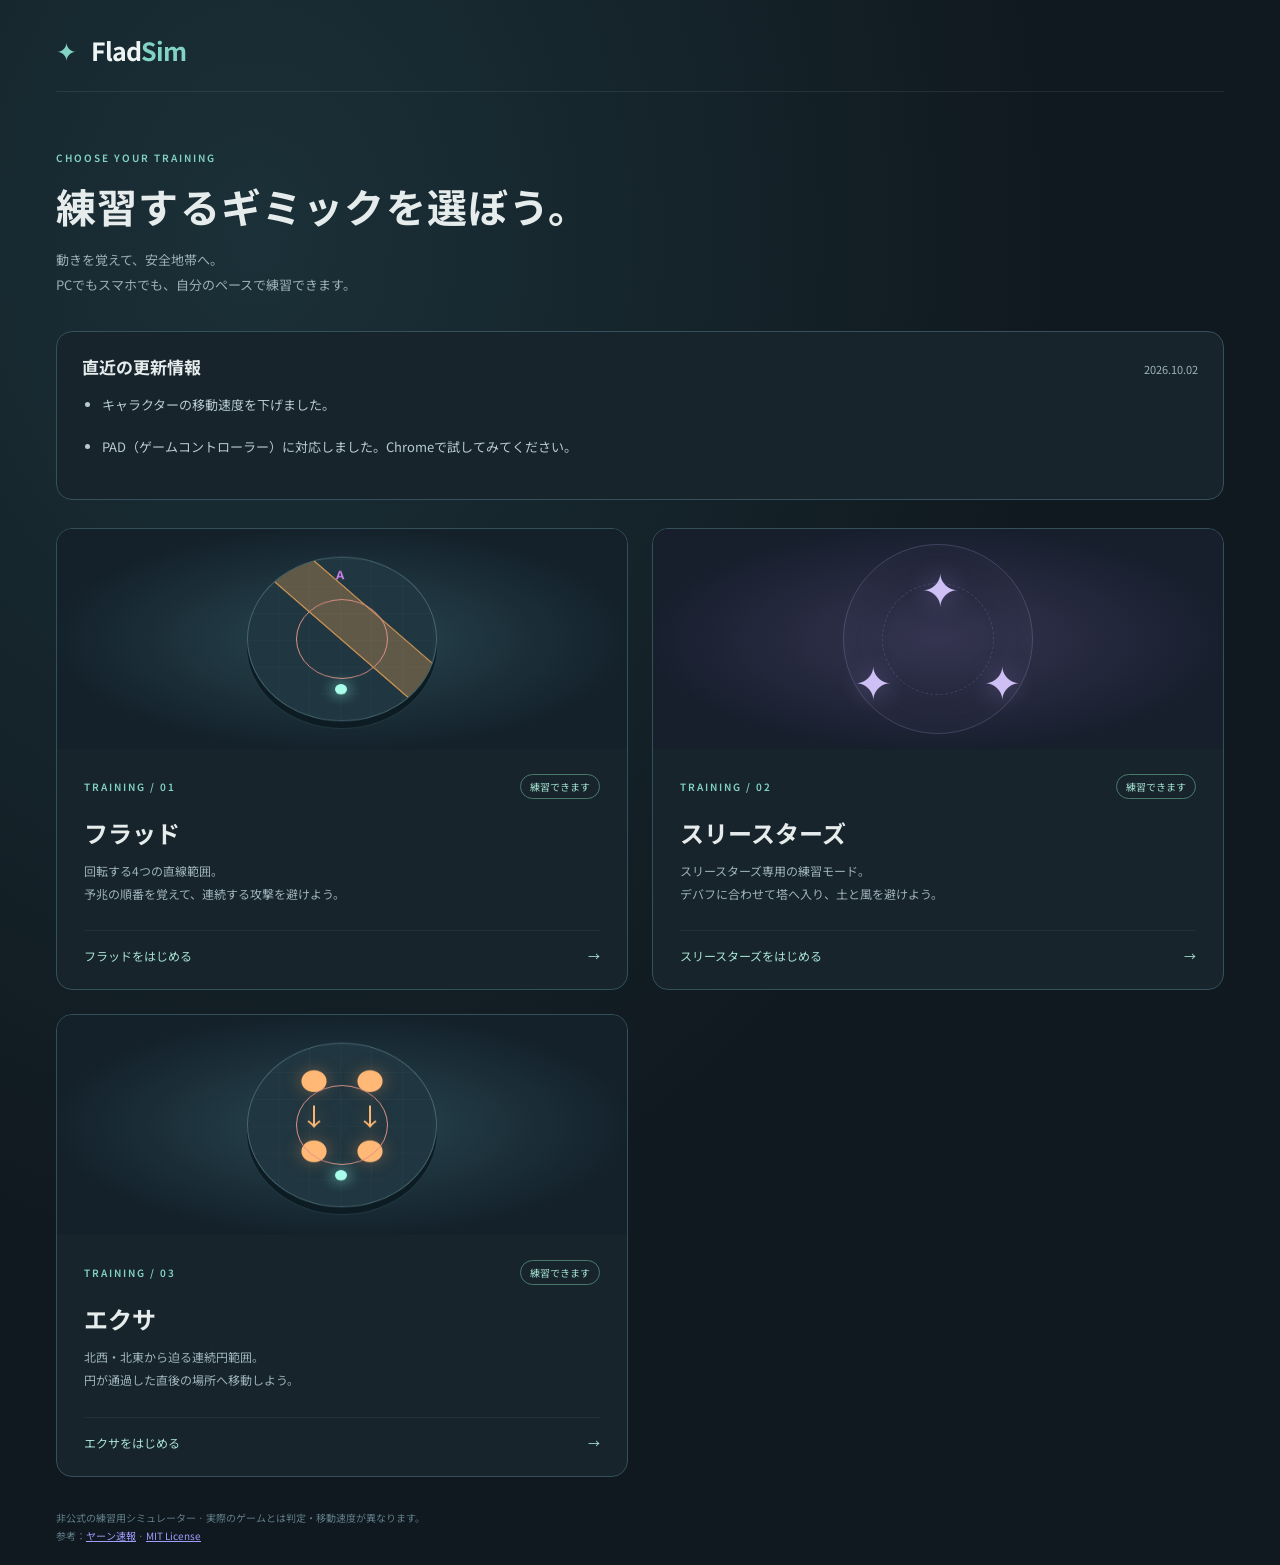
<file: index.html>
<!doctype html>
<html lang="ja">
<head>
  <meta charset="UTF-8">
  <meta name="viewport" content="width=device-width, initial-scale=1">
  <meta name="theme-color" content="#10191f">
  <title>FladSim — シミュレーター選択</title>
  <link rel="stylesheet" href="styles.css">
  <link rel="stylesheet" href="menu.css?v=updates-1">
</head>
<body>
  <main>
    <header><a class="brand" href="./"><span class="brand-icon">✦</span> Flad<span>Sim</span></a></header>
    <section class="selection-intro"><p class="eyebrow">CHOOSE YOUR TRAINING</p><h1>練習するギミックを選ぼう。</h1><p>動きを覚えて、安全地帯へ。<br>PCでもスマホでも、自分のペースで練習できます。</p></section>
    <section class="updates" aria-labelledby="updates-title">
      <div class="updates-heading"><h2 id="updates-title">直近の更新情報</h2><time datetime="2026-10-02">2026.10.02</time></div>
      <ul><li>キャラクターの移動速度を下げました。</li><li>PAD（ゲームコントローラー）に対応しました。Chromeで試してみてください。</li></ul>
    </section>
    <nav class="sim-grid" aria-label="シミュレーター選択">
      <a class="sim-link" href="flood.html" aria-label="フラッドを練習する">
        <div class="sim-art" aria-hidden="true"><div class="mini-arena"><div class="mini-band"></div><span class="mini-label">A</span><span class="mini-player"></span></div></div>
        <div class="sim-copy"><div class="sim-meta"><p class="eyebrow">TRAINING / 01</p><span class="availability">練習できます</span></div><h2>フラッド</h2><p>回転する4つの直線範囲。<br>予兆の順番を覚えて、連続する攻撃を避けよう。</p><span class="sim-action">フラッドをはじめる <span>→</span></span></div>
      </a>
      <a class="sim-link" href="three-stars.html" aria-label="スリースターズを練習する">
        <div class="sim-art star-art" aria-hidden="true"><div class="star-orbit"><span class="star star-one">✦</span><span class="star star-two">✦</span><span class="star star-three">✦</span></div></div>
        <div class="sim-copy"><div class="sim-meta"><p class="eyebrow">TRAINING / 02</p><span class="availability">練習できます</span></div><h2>スリースターズ</h2><p>スリースターズ専用の練習モード。<br>デバフに合わせて塔へ入り、土と風を避けよう。</p><span class="sim-action">スリースターズをはじめる <span>→</span></span></div>
      </a>
      <a class="sim-link" href="exa.html" aria-label="エクサを練習する">
        <div class="sim-art" aria-hidden="true"><div class="mini-arena"><div class="exa-mini">●　●<br>↓　↓<br>●　●</div><span class="mini-player"></span></div></div>
        <div class="sim-copy"><div class="sim-meta"><p class="eyebrow">TRAINING / 03</p><span class="availability">練習できます</span></div><h2>エクサ</h2><p>北西・北東から迫る連続円範囲。<br>円が通過した直後の場所へ移動しよう。</p><span class="sim-action">エクサをはじめる <span>→</span></span></div>
      </a>
    </nav>
    <footer class="selection-footer">非公式の練習用シミュレーター · 実際のゲームとは判定・移動速度が異なります。<br>参考：<a href="https://yan-flash.com/" target="_blank" rel="noopener noreferrer">ヤーン速報</a> · <a href="LICENSE">MIT License</a></footer>
  </main>
</body>
</html>
</file>
<file: styles.css>
@import url('https://fonts.googleapis.com/css2?family=Noto+Sans+JP:wght@400;500;600;700&display=swap');
.back-to-menu{display:inline-block;margin-top:22px;color:#a9d6ce;text-decoration:none;font-size:11px}.back-to-menu:focus-visible{outline:2px solid #a4e7d7;outline-offset:4px}
.game-viewport{position:relative;width:100%;max-width:650px;margin-inline:auto}.touch-controls{display:none;position:absolute;inset:0;pointer-events:none}.stick-control{position:absolute;bottom:12px;display:flex;align-items:center;flex-direction:column;gap:6px;user-select:none;-webkit-user-select:none}.stick-camera{left:14px}.stick-move{right:14px}.virtual-stick{position:relative;width:88px;height:88px;border:1px solid #86c6bc88;border-radius:50%;background:#13282dd9;box-shadow:0 3px 16px #0004;pointer-events:auto;touch-action:none;cursor:grab;display:flex;align-items:center;justify-content:center}.virtual-stick.active{border-color:#a1ffe9;background:#183b40e6;cursor:grabbing}.stick-thumb{position:absolute;z-index:1;width:32px;height:32px;border-radius:50%;border:1px solid #afffe6;background:#70bdaebb;box-shadow:0 0 12px #8bf1d52b;pointer-events:none}.stick-guides{font-size:32px;color:#90cbb529;pointer-events:none}.stick-label{font-size:9px;letter-spacing:1px;color:#bfdbd6;background:#12242bcc;border-radius:8px;padding:2px 8px;pointer-events:none}@media(any-pointer:coarse),(max-width:850px){.touch-controls{display:block}}@media(max-width:380px){.virtual-stick{width:76px;height:76px}.stick-camera{left:10px}.stick-move{right:10px}}
.camera-controls{display:flex;justify-content:center;gap:8px;padding:0 16px 4px}.camera-controls button{width:auto;min-width:44px;padding:7px 14px;min-height:38px;font-size:11px}.camera-controls #view{min-width:140px}
:root{color-scheme:dark;font-family:'Noto Sans JP',sans-serif;color:#e6ecec;background:#10191f;font-synthesis:none}*{box-sizing:border-box}body{margin:0;background:radial-gradient(ellipse at 20% 15%,#1b3038 0,transparent 55%)}main{max-width:1240px;margin:auto;padding:32px 36px 20px}header{display:flex;justify-content:space-between;align-items:center;border-bottom:1px solid #ffffff14;padding-bottom:23px}.brand{font-size:25px;font-weight:700;text-decoration:none;color:#eef5f4;letter-spacing:-1px}.brand>span:last-child{color:#82d3c4}.brand-icon{color:#82d3c4;margin-right:10px}.tag,.eyebrow{font-size:10px;letter-spacing:2px;color:#87a4ac}.intro{margin:34px 0 27px}.eyebrow{margin:0 0 12px;color:#82d3c4;font-weight:600}h1{font-size:clamp(23px,3vw,32px);letter-spacing:.03em;margin:0 0 12px}.intro>p:last-child{color:#9aafb6;font-size:13px;margin:0}.layout{display:grid;grid-template-columns:minmax(0,1fr) 310px;gap:24px;align-items:start}.arena-panel{background:#101b23;border:1px solid #34505a;border-radius:16px;overflow:hidden;box-shadow:0 20px 70px #0003}.arena-heading{display:flex;justify-content:space-between;gap:10px;padding:20px 22px;font-size:10px;letter-spacing:1.5px;color:#a3bcc4}.arena-heading>span:last-child{font-size:10px;letter-spacing:0;color:#78929b}.live-dot{display:inline-block;width:6px;height:6px;border-radius:50%;background:#82d3c4;margin-right:8px}canvas{display:block;width:100%;max-width:650px;height:auto;aspect-ratio:1 / 1;margin-inline:auto;touch-action:none;outline:none}canvas:focus-visible{box-shadow:inset 0 0 0 2px #82d3c4}.arena-footer{display:flex;flex-wrap:wrap;gap:17px;font-size:10px;color:#9ab1b9;border-top:1px solid #ffffff0b;padding:16px 22px}.legend{display:inline-block;width:7px;height:7px;border-radius:50%;margin-right:6px}.player{background:#8af4e0}.warning{background:#efa657}.danger{background:#ff6470}.north{margin-left:auto;color:#63818c;letter-spacing:1px}aside{display:flex;flex-direction:column;gap:18px}.card{padding:24px;border:1px solid #2b414b;background:#17242c;border-radius:14px}h2{font-size:22px;margin:0 0 9px}#message{font-size:12px;color:#9eb2ba;line-height:1.8;min-height:44px;margin:0}.timer{display:flex;align-items:baseline;gap:7px;margin:20px 0 15px}#seconds{font-size:36px;letter-spacing:1px;font-variant-numeric:tabular-nums}.timer small{color:#7e99a4;font-size:11px}#hit-count{margin-left:auto;font-size:11px;border:1px solid #38525b;border-radius:20px;padding:5px 10px;color:#a7c4cb}.steps{display:flex;gap:9px;margin-bottom:24px}.steps span{flex:1;text-align:center;padding:9px;border:1px solid #344b55;border-radius:6px;color:#728d96;font-size:12px}.steps .shown{color:#efa657;border-color:#b17b45;background:#efa65710}.steps .done{color:#82d3c4;border-color:#47796d;background:#82d3c40d}.steps .hit{color:#ff7b83;border-color:#ad545b;background:#ff647013}label{font-size:11px;color:#a1b7be;display:block;margin-bottom:8px}select,button{font:inherit;width:100%;border-radius:7px}select{padding:11px;background:#101c24;border:1px solid #36505b;color:#d6e5e8;font-size:12px;margin-bottom:14px}button{cursor:pointer;padding:12px;font-size:12px;border:1px solid #3b535e;background:transparent;color:#a9c0c8;min-height:44px}button:hover{border-color:#82d3c4;color:#e4f8f2}button:disabled{opacity:.4;cursor:wait}.primary{background:#87d9c5;color:#112d2b;border:0;font-weight:700;display:flex;justify-content:space-between}.primary:hover{background:#a4e7d7;color:#112d2b}.secondary-actions{display:flex;gap:9px;margin-top:10px}h3{font-size:16px;margin:0 0 18px}ol{list-style:none;counter-reset:instruction;margin:0;padding:0}li{position:relative;padding-left:32px;margin-bottom:17px;counter-increment:instruction}li:before{content:counter(instruction);position:absolute;left:0;top:1px;font-size:10px;color:#83bbae;border:1px solid #3e605e;border-radius:50%;width:21px;height:21px;text-align:center;line-height:19px}li b{display:block;font-size:12px;font-weight:500}li span{display:block;font-size:10px;color:#8ca6af;margin-top:4px;line-height:1.6}.controls{border-top:1px solid #ffffff0d;padding-top:15px;display:flex;flex-direction:column;gap:10px;font-size:10px;color:#8ca6af}kbd{display:inline-block;border:1px solid #3d555f;border-radius:3px;padding:2px 5px;margin-right:3px;font-size:10px;color:#c2d7dc}footer{font-size:10px;color:#607d89;margin:25px 0 0;line-height:1.8}button:focus-visible,select:focus-visible{outline:2px solid #a4e7d7;outline-offset:3px}@media(max-width:850px){main{padding:22px 20px}.layout{grid-template-columns:minmax(0,1fr)}aside{display:grid;grid-template-columns:1fr 1fr;align-items:start}.tag{font-size:8px;letter-spacing:1px}.intro{margin:27px 0 23px}}@media(max-width:520px){main{padding:18px 12px}.brand{font-size:22px}.tag{font-size:7px;letter-spacing:.7px}aside{grid-template-columns:1fr}.card{padding:21px}.arena-heading{padding:15px 13px;font-size:9px;letter-spacing:.8px}.arena-footer{padding:13px;gap:12px;font-size:9px}.north{font-size:8px}.intro{padding:0 4px}h1{font-size:22px}.intro>p:last-child{font-size:11px}footer{padding:0 4px}}
.arena-heading{align-items:center}.arena-heading-info{display:flex;flex-direction:column;gap:7px;min-width:0}.arena-heading-info #runtime{font-size:10px;letter-spacing:0;color:#78929b}.arena-heading .arena-start{width:auto;flex-shrink:0;gap:16px;letter-spacing:0;font-size:12px;padding:11px 15px}@media(max-width:520px){.arena-heading .arena-start{font-size:10px;padding:10px;gap:8px}.arena-heading-info #runtime{font-size:8px}}

.gamepad-status{font-size:10px;line-height:1.7;color:#9eb2ba;padding:10px 18px;margin:0;overflow-wrap:anywhere}
</file>
<file: menu.css>
.selection-intro{margin:58px 0 34px;max-width:660px}.selection-intro h1{font-size:clamp(26px,4vw,40px)}.selection-intro>p:last-child{font-size:13px;color:#9aafb6;line-height:1.9}.sim-grid{display:grid;grid-template-columns:1fr 1fr;gap:24px}.sim-link{display:flex;flex-direction:column;border:1px solid #34505a;border-radius:16px;overflow:hidden;background:#17242c;color:#e6ecec;text-decoration:none;transition:transform .2s,border-color .2s}.sim-link:hover{transform:translateY(-4px);border-color:#82d3c4}.sim-link:focus-visible,.back-link:focus-visible{outline:2px solid #a4e7d7;outline-offset:4px}.sim-art{height:220px;position:relative;display:grid;place-items:center;background:radial-gradient(ellipse at center,#284750,#14212b 72%);overflow:hidden}.mini-arena{width:190px;height:190px;border:1px solid #71979e80;border-radius:50%;position:relative;background:repeating-linear-gradient(0deg,transparent 0 30px,#83b5bc0c 30px 31px),repeating-linear-gradient(90deg,transparent 0 30px,#83b5bc0c 30px 31px),#203640;transform:rotateX(30deg);box-shadow:0 8px 0 #0d1c23,0 9px 0 #476b7650}.mini-arena:after{content:'';position:absolute;inset:48px;border:1px solid #dc9188;border-radius:50%}.mini-band{position:absolute;width:46px;height:260px;background:#efa65750;border-inline:1px solid #efa657;top:-35px;left:93px;transform:rotate(-45deg);transform-origin:left center}.mini-label{position:absolute;color:#cf81ee;font-size:13px;font-weight:700;top:10px;left:88px}.mini-player{position:absolute;bottom:30px;left:87px;width:12px;height:12px;border-radius:50%;background:#a9ffe9;box-shadow:0 0 16px #8af4e0}.star-art{background:radial-gradient(ellipse at center,#353451,#171f2d 72%)}.star-orbit{position:relative;width:190px;height:190px;border:1px solid #a49fda44;border-radius:50%;box-shadow:inset 0 0 50px #8f80bb15}.star-orbit:after{content:'';position:absolute;inset:38px;border:1px dashed #b2a4de30;border-radius:50%}.star{position:absolute;font-size:46px;color:#cec0f5;text-shadow:0 0 26px #be9bed77}.star-one{top:9px;left:77px}.star-two{bottom:20px;left:10px}.star-three{bottom:20px;right:10px}.sim-copy{padding:25px 27px;flex:1;display:flex;flex-direction:column}.sim-meta{display:flex;align-items:center;justify-content:space-between;gap:10px}.sim-meta .eyebrow{margin:0}.availability{font-size:10px;border:1px solid #47796d;color:#a1dccc;padding:4px 9px;border-radius:20px}.availability.development{border-color:#716689;color:#c6b6e4}.sim-copy h2{font-size:24px;margin:16px 0 10px}.sim-copy>p{font-size:12px;color:#9eb2ba;line-height:1.9;margin:0 0 25px}.sim-action{border-top:1px solid #ffffff0d;padding-top:16px;display:flex;justify-content:space-between;align-items:center;font-size:12px;color:#a9e4d5;margin-top:auto}.back-link{display:inline-block;margin:22px 0 0;color:#a9d6ce;font-size:12px;text-decoration:none}.development-panel{margin:25px 0;max-width:720px;padding:32px;border:1px solid #4e4866;border-radius:16px;background:#1d2734}.development-panel h2{font-size:24px;margin:14px 0}.development-panel>p{font-size:13px;color:#a6b6c4;line-height:2}.development-panel .star-orbit{margin:15px auto 35px}.development-note{border-top:1px solid #ffffff14;padding-top:18px}.selection-footer{margin-top:32px}@media(max-width:650px){.sim-grid{grid-template-columns:1fr;gap:18px}.selection-intro{margin:35px 4px 25px}.sim-art{height:180px}.mini-arena,.star-orbit{transform:scale(.83)}.sim-copy{padding:22px}.sim-copy h2{font-size:22px}.development-panel{padding:24px}.selection-intro>p:last-child{font-size:12px}}
.mini-arena{overflow:hidden}
.exa-mini{position:absolute;inset:22px 0;color:#ffb875;text-align:center;font-size:28px;line-height:1.45;text-shadow:0 0 18px #ff9e5260}
.updates{margin:0 0 28px;padding:22px 25px;border:1px solid #34505a;border-radius:16px;background:#17242c}.updates-heading{display:flex;align-items:baseline;justify-content:space-between;gap:12px;flex-wrap:wrap}.updates h2{font-size:17px;margin:0;color:#e6ecec}.updates time{font-size:11px;color:#9eb2ba}.updates ul{margin:14px 0 0;padding-left:20px;color:#b8cbcf;font-size:13px;line-height:1.9}.updates li+li{margin-top:6px}@media(max-width:650px){.updates{padding:20px;margin-bottom:20px}.updates ul{font-size:12px}}
.updates li{display:list-item;padding:0}.updates li:before{display:none}
</file>
